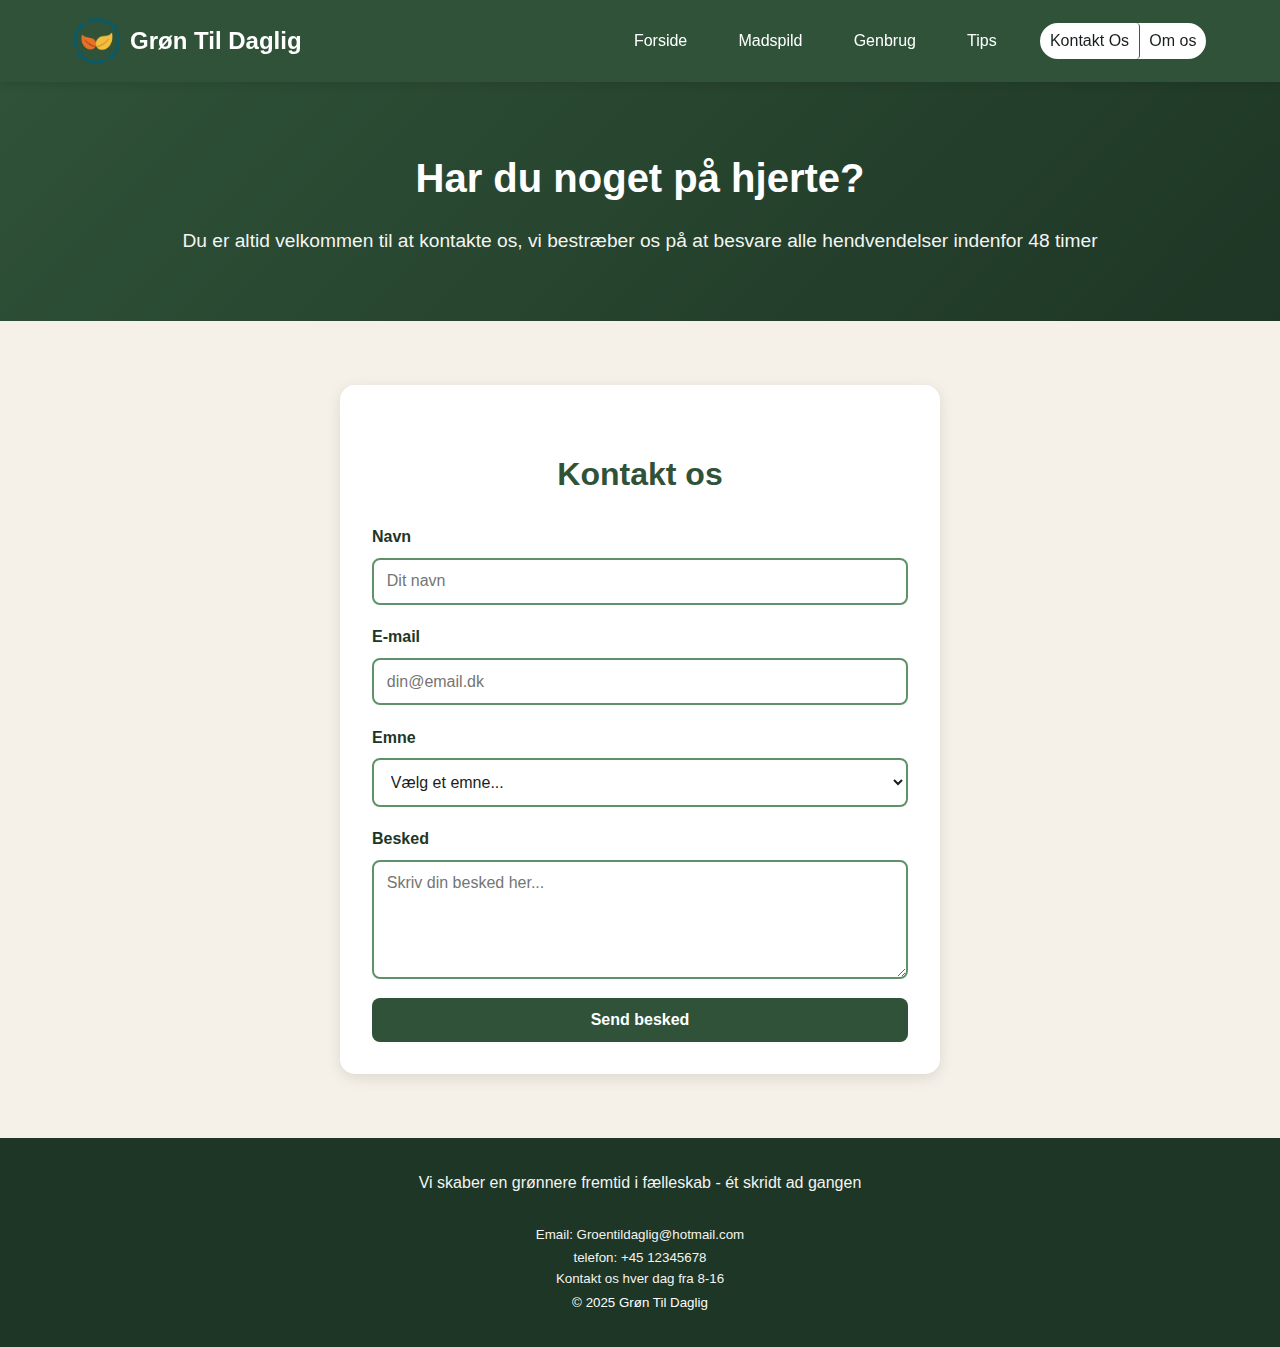
<file: Kontakt.html>
<!DOCTYPE html>
<html lang="da">
<head>
    <meta charset="UTF-8">
    <meta name="viewport" content="width=device-width, initial-scale=1.0">
    <meta name="description" content="Grøn Til Daglig - Din guide til en mere bæredygtig hverdag med tips om madspild, genbrug og grønne vaner">
    <title>Grøn Til Daglig - Små skridt, stor forskel</title>
    <link rel="stylesheet" href="css/style.css">
</head>
<body>
    <!-- Skip-link for tilgængelighed -->
    <a href="#main-content" class="skip-link">Spring til hovedindhold</a>
    
    <header>
        <nav aria-label="Hovednavigation">
            <div class="logo">
                <img src="images/Groentildagliglogo.png" alt="Grøn Til Daglig logo">
                <span>Grøn Til Daglig</span>
            </div>
            <ul class="nav-links">
                <li><a href="index.html">Forside</a></li>
                <li><a href="index.html#madspild">Madspild</a></li>
                <li><a href="index.html#genbrug">Genbrug</a></li>
                <li><a href="index.html#tips">Tips</a></li>

                <!-- Her samles Kontakt Os og Om Os -->
                <li class="nav-buttons">
                    <a href="kontakt.html" class="nav-btn">Kontakt Os</a>
                    <a href="omos.html" class="nav-btn">Om os</a>
                </li>
            </ul>
        </nav>
    </header>

    <main id="main-content">
        <section class="hero" aria-labelledby="hero-heading">
            <h1 id="hero-heading">Har du noget på hjerte?</h1>
            <p>Du er altid velkommen til at kontakte os, vi bestræber os på at besvare alle hendvendelser indenfor 48 timer
            </p>
        </section>
        
        <section class="contact-section">
            <h2>Kontakt os</h2>
            <!-- Formular uden <form> element - tilgængelig men ikke funktionel -->
            <div class="contact-form" role="form" aria-label="Kontaktformular">
                <div class="form-group">
                    <label for="name">Navn</label>
                    <input type="text" id="name" name="name" placeholder="Dit navn" required aria-required="true">
                </div>

                <div class="form-group">
                    <label for="email">E-mail</label>
                    <input type="email" id="email" name="email" placeholder="din@email.dk" required aria-required="true">
                </div>

                <div class="form-group">
                    <label for="emne">Emne</label>
                    <select name="emne" id="emne" required aria-required="true">
                        <option value="" disabled selected>Vælg et emne...</option>
                        <option value="Generel forespørgsel">Generel forespørgsel</option>
                        <option value="Spørgsmål om vores koncept">Spørgsmål om Stop Madspild</option>
                        <option value="Farveblindhed / Tilgængelighed">Farveblindhed / Tilgængelighed</option>
                        <option value="Samarbejde / Partnerskab">Samarbejde / Partnerskab</option>
                        <option value="Pressehenvendelse">Pressehenvendelse</option>
                        <option value="Feedback / Forslag">Feedback / Forslag</option>
                        <option value="Andet">Andet (skriv i beskeden)</option>
                    </select>
                </div>
                
                <div class="form-group">
                    <label for="message">Besked</label>
                    <textarea id="message" name="message" rows="5" placeholder="Skriv din besked her..." required aria-required="true"></textarea>
                </div>

                <button type="button" class="btn-submit" onclick="alert('Tak for din besked! Dette er en demo-formular.')">Send besked</button>
            </div>
        </section>
    </main>

    <footer role="contentinfo">
        <p>Vi skaber en grønnere fremtid i fælleskab - ét skridt ad gangen</p>
        <br>
        <p><small> <p>Email: Groentildaglig@hotmail.com</p>
            <p>telefon: +45 12345678 </p>
           <p>Kontakt os hver dag fra 8-16</p>
        </p>© 2025 Grøn Til Daglig</small></p>
    </footer>
</body>
</html>
</file>
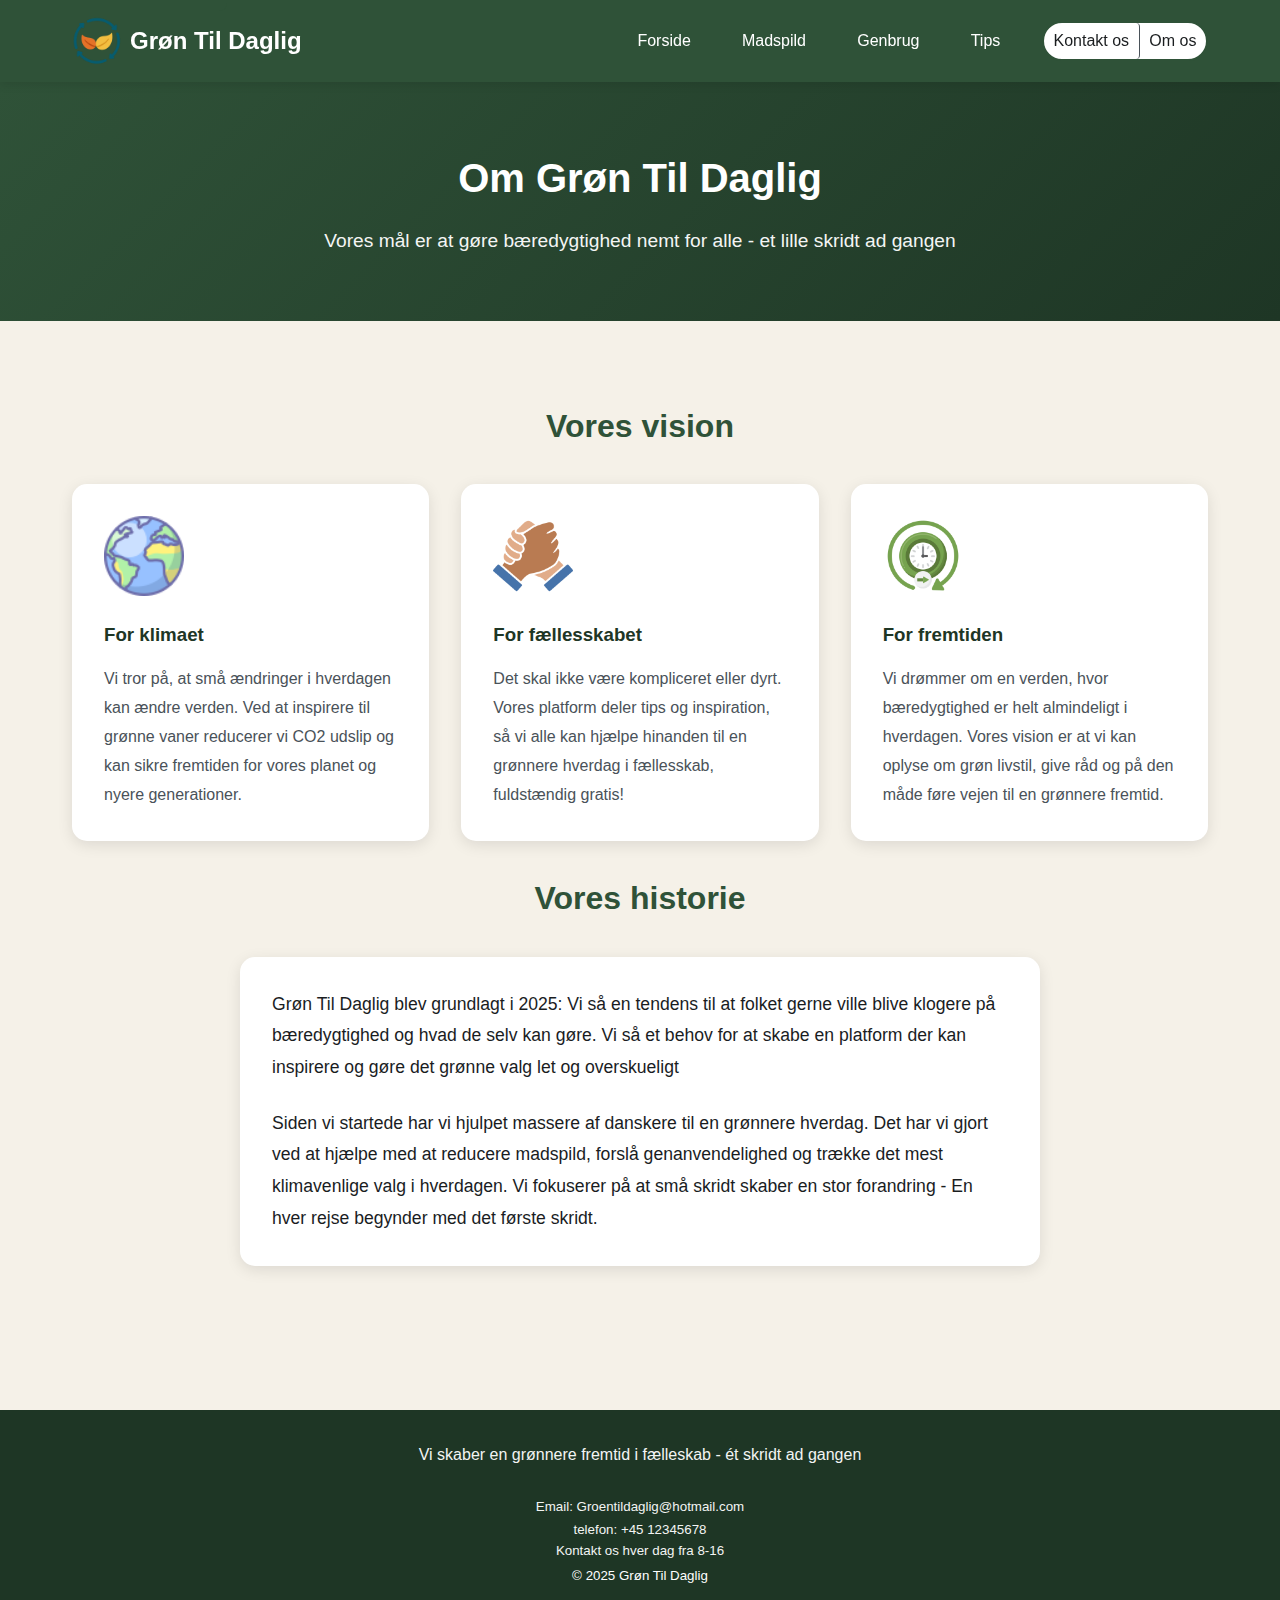
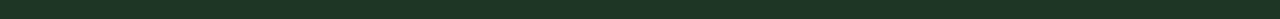
<file: omos.html>
<!DOCTYPE html>
<html lang="da">
<head>
    <meta charset="UTF-8">
    <meta name="viewport" content="width=device-width, initial-scale=1.0">
    <meta name="description" content="Grøn Til Daglig - Din guide til en mere bæredygtig hverdag med tips om madspild, genbrug og grønne vaner">
    <title>Grøn Til Daglig - Små skridt, stor forskel</title>
    <link rel="stylesheet" href="css/style.css">
</head>
<body>
    <!-- Skip-link for tilgængelighed -->
    <a href="#main-content" class="skip-link">Spring til hovedindhold</a>
    
    <header>
        <nav aria-label="Hovednavigation">
            <div class="logo">
                <img src="images/Groentildagliglogo.png" class="logo-image">
                <span>Grøn Til Daglig</span>
            </div>
            <ul class="nav-links">
                <li class="navlink"><a href="index.html">Forside</a></li>
                <li class="navlink"><a href="#madspild">Madspild</a></li>
                <li class="navlink"><a href="#genbrug">Genbrug</a></li>
                <li class="navlink"><a href="#tips">Tips</a></li>
                <!-- Her samles Kontakt Os og Om Os -->
               <div class="nav-buttons">
        <a href="kontakt.html" class="nav-btn">Kontakt os</a>
        <a href="omos.html" class="nav-btn">Om os</a>
    </div>
            </ul>
        </nav>
    </header>

    <main id="main-content">
        <section class="hero" aria-labelledby="hero-heading">
            <h1 id="hero-heading">Om Grøn Til Daglig</h1>
            <p>Vores mål er at gøre bæredygtighed nemt for alle - et lille skridt ad gangen</p>
        </section>

        <div class="container">
            <section id="madspild" aria-labelledby="madspild-heading">
                <h2 id="madspild-heading">Vores vision</h2>
                <div class="cards-grid">
                    <article class="card">
                        <img src="images/jord.jpg" alt="Jordenicon" class="card-image">
                        <h3>For klimaet</h3>
                        <p>Vi tror på, at små ændringer i hverdagen kan ændre verden. Ved at inspirere til grønne vaner reducerer vi CO2 udslip og kan sikre fremtiden for vores planet og nyere generationer.</p>
                    </article>
                    <article class="card">
                        <img src="images/unity.jpg" alt="sammenholdsicon" class="card-image">
                        <h3>For fællesskabet</h3>
                        <p>Det skal ikke være kompliceret eller dyrt. Vores platform deler tips og inspiration, så vi alle kan hjælpe hinanden til en grønnere hverdag i fællesskab, fuldstændig gratis!  </p>
                    </article>
                    <article class="card">
                        <img src="images/fremtid.jpg" alt="Fremtidslogo" class="card-image">
                        <h3>For fremtiden</h3>
                        <p>Vi drømmer om en verden, hvor bæredygtighed er helt almindeligt i hverdagen. Vores vision er at vi kan oplyse om grøn livstil, give råd og på den måde føre vejen til en grønnere fremtid.</p>
                    </article>
                </div>
            </section>

            <section aria-labelledby="story-heading">
                <h2 id="story-heading">Vores historie</h2>
                <div class="about-story">
                    <p>Grøn Til Daglig blev grundlagt i 2025: Vi så en tendens til at folket gerne ville blive klogere på bæredygtighed og hvad de selv kan gøre. Vi så et behov for at skabe en platform der kan inspirere og gøre det grønne valg let og overskueligt</p>
                    <p>Siden vi startede har vi hjulpet massere af danskere til en grønnere hverdag. Det har vi gjort ved at hjælpe med at reducere madspild, forslå genanvendelighed og trække det mest klimavenlige valg i hverdagen. 
                        Vi fokuserer på at små skridt skaber en stor forandring - En hver rejse begynder med det første skridt.
                    </p>
                </div>
            </section>

            
        </div>
    </main>

   <footer role="contentinfo">
        <p>Vi skaber en grønnere fremtid i fælleskab - ét skridt ad gangen</p>
        <br>
        <p><small> <p>Email: Groentildaglig@hotmail.com</p>
            <p>telefon: +45 12345678 </p>
           <p>Kontakt os hver dag fra 8-16</p>
        </p>© 2025 Grøn Til Daglig</small></p>
    </footer>
</body>
</html>
</file>
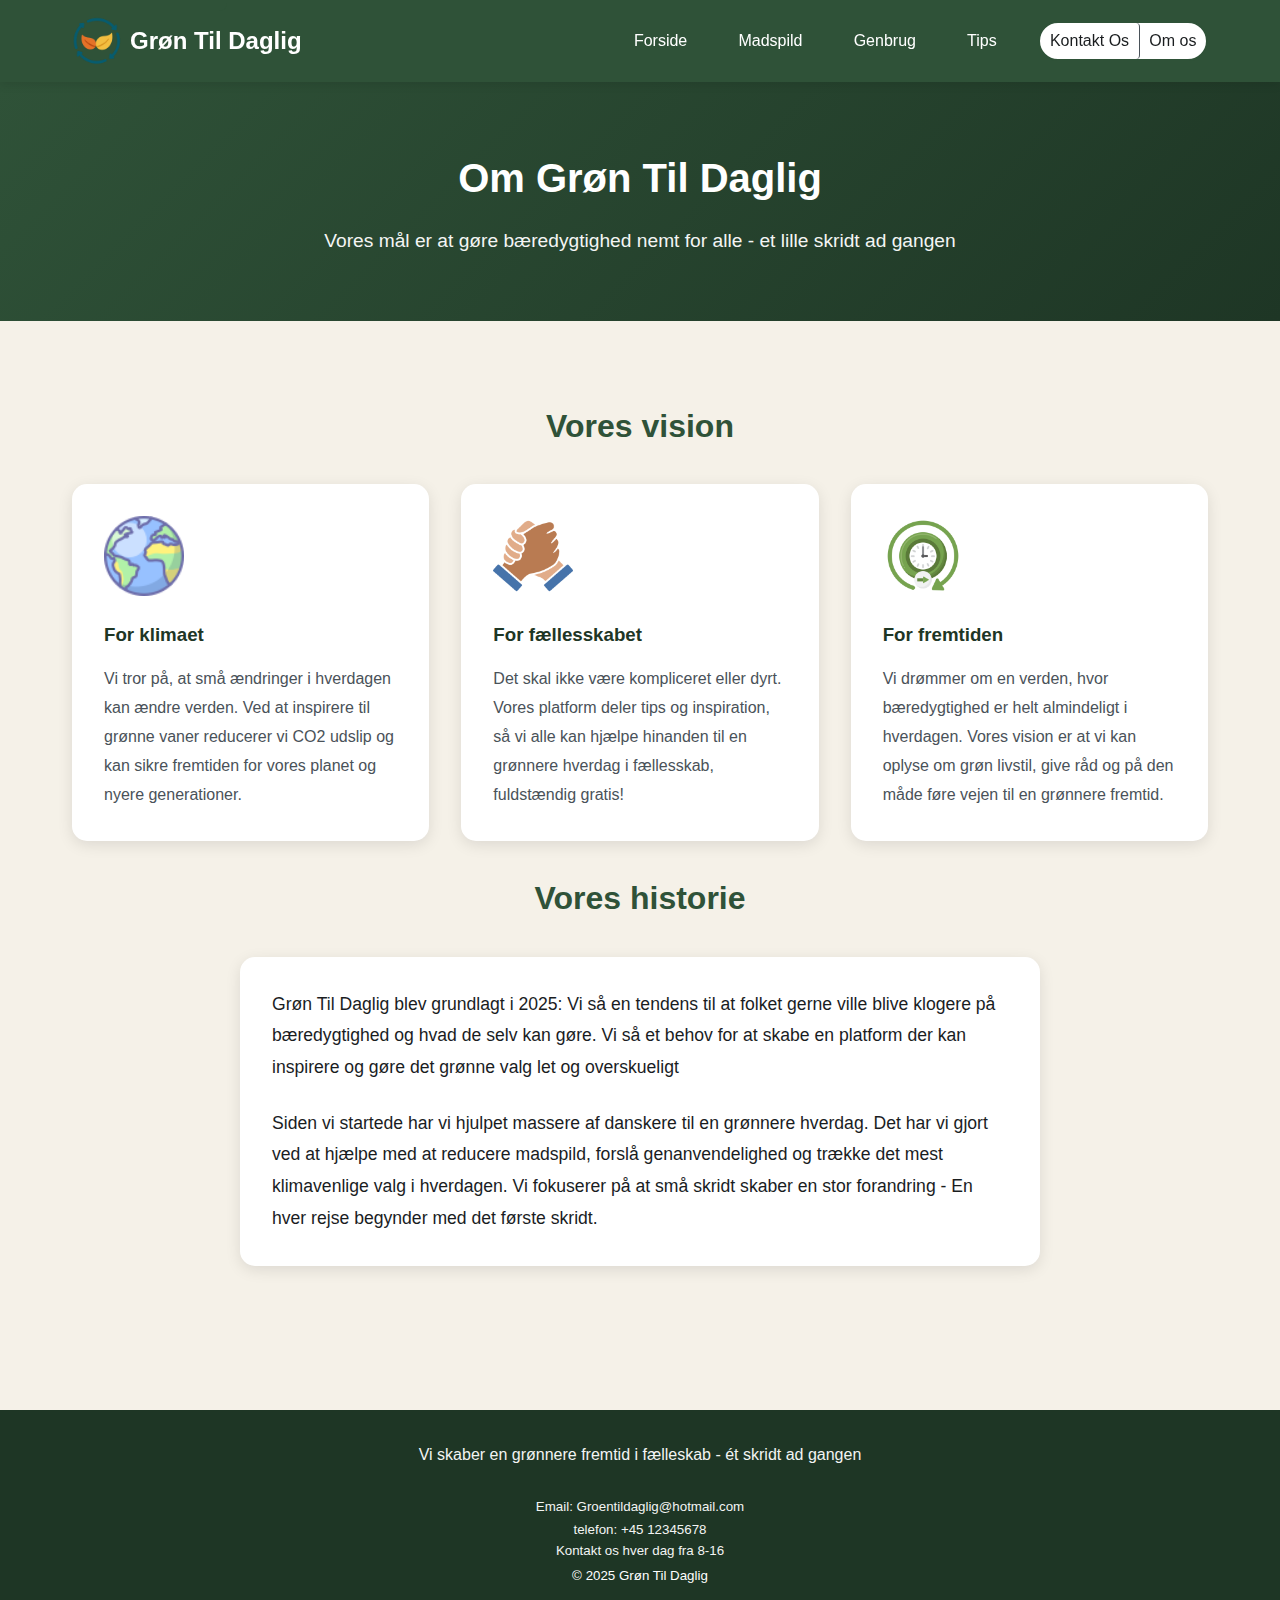
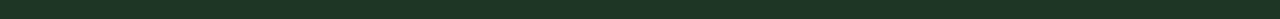
<file: Omos.html>
<!DOCTYPE html>
<html lang="da">
<head>
    <meta charset="UTF-8">
    <meta name="viewport" content="width=device-width, initial-scale=1.0">
    <meta name="description" content="Om Grøn Til Daglig - Lær mere om vores mission og vision for en mere bæredygtig fremtid">
    <title>Om Os - Grøn Til Daglig</title>
    <link rel="stylesheet" href="css/style.css">
</head>
<body>
    <!-- Skip-link for tilgængelighed -->
    <a href="#main-content" class="skip-link">Spring til hovedindhold</a>
    
    <header>
        <nav aria-label="Hovednavigation">
            <div class="logo">
                <img src="images/Groentildagliglogo.png" alt="Grøn Til Daglig logo">
                <span>Grøn Til Daglig</span>
            </div>
            <ul class="nav-links">
                <li class="navlink"><a href="index.html">Forside</a></li>
                <li class="navlink"><a href="index.html#madspild">Madspild</a></li>
                <li class="navlink"><a href="index.html#genbrug">Genbrug</a></li>
                <li class="navlink"><a href="index.html#tips">Tips</a></li>
                <!-- Her samles Kontakt Os og Om Os -->
                <li class="nav-buttons">
                    <a href="kontakt.html" class="nav-btn">Kontakt Os</a>
                    <a href="omos.html" class="nav-btn">Om os</a>
                </li>
            </ul>
        </nav>
    </header>

    <main id="main-content">
        <section class="hero" aria-labelledby="hero-heading">
            <h1 id="hero-heading">Om Grøn Til Daglig</h1>
            <p>Vores mål er at gøre bæredygtighed nemt for alle - et lille skridt ad gangen</p>
        </section>

        <div class="container">
            <section id="madspild" aria-labelledby="madspild-heading">
                <h2 id="madspild-heading">Vores vision</h2>
                <div class="cards-grid">
                    <article class="card">
                        <img src="images/jord.jpg" alt="Jordenicon" class="card-image">
                        <h3>For klimaet</h3>
                        <p>Vi tror på, at små ændringer i hverdagen kan ændre verden. Ved at inspirere til grønne vaner reducerer vi CO2 udslip og kan sikre fremtiden for vores planet og nyere generationer.</p>
                    </article>
                    <article class="card">
                        <img src="images/unity.jpg" alt="sammenholdsicon" class="card-image">
                        <h3>For fællesskabet</h3>
                        <p>Det skal ikke være kompliceret eller dyrt. Vores platform deler tips og inspiration, så vi alle kan hjælpe hinanden til en grønnere hverdag i fællesskab, fuldstændig gratis!  </p>
                    </article>
                    <article class="card">
                        <img src="images/fremtid.jpg" alt="Fremtidslogo" class="card-image">
                        <h3>For fremtiden</h3>
                        <p>Vi drømmer om en verden, hvor bæredygtighed er helt almindeligt i hverdagen. Vores vision er at vi kan oplyse om grøn livstil, give råd og på den måde føre vejen til en grønnere fremtid.</p>
                    </article>
                </div>
            </section>

            <section aria-labelledby="story-heading">
                <h2 id="story-heading">Vores historie</h2>
                <div class="about-story">
                    <p>Grøn Til Daglig blev grundlagt i 2025: Vi så en tendens til at folket gerne ville blive klogere på bæredygtighed og hvad de selv kan gøre. Vi så et behov for at skabe en platform der kan inspirere og gøre det grønne valg let og overskueligt</p>
                    <p>Siden vi startede har vi hjulpet massere af danskere til en grønnere hverdag. Det har vi gjort ved at hjælpe med at reducere madspild, forslå genanvendelighed og trække det mest klimavenlige valg i hverdagen. 
                        Vi fokuserer på at små skridt skaber en stor forandring - En hver rejse begynder med det første skridt.
                    </p>
                </div>
            </section>

            
        </div>
    </main>

   <footer role="contentinfo">
        <p>Vi skaber en grønnere fremtid i fælleskab - ét skridt ad gangen</p>
        <br>
        <p><small> <p>Email: Groentildaglig@hotmail.com</p>
            <p>telefon: +45 12345678 </p>
           <p>Kontakt os hver dag fra 8-16</p>
        </p>© 2025 Grøn Til Daglig</small></p>
    </footer>
</body>
</html>
</file>
<file: css/style.css>
/* ===========================
   RESET & BOX-SIZING
   Fjerner standard margins/padding fra alle elementer
   =========================== */
* {
    margin: 0;
    padding: 0;
    box-sizing: border-box;
}

/* ===========================
   FARVEVARIABLER - WCAG AAA KONTRAST
   Definerer alle farver som bruges på siden
   OPDATERET: Farver optimeret for WCAG AAA tilgængelighed
   =========================== */
:root {
    /* WCAG AAA kontrast (7:1 for normal tekst) */
    --primary-green: #2F5238;       
    --light-green: #5F9268;         
    --dark-green: #1E3625;          
    --beige: #E8DCC4;
    --light-beige: #F5F1E8;
    --white: #FFFFFF;
    --text-dark: #1A1D1F;           
    --text-light: #4A5259;
   
    /* Fokus farve for tilgængelighed */
    --focus-color: #2F5238;
    --focus-outline-width: 3px;
}

/* ===========================
   BODY - GRUNDLÆGGENDE STYLING
   Sætter standard skrifttype, tekstfarve og baggrund
   =========================== */
body {
    font-family: 'Segoe UI', Tahoma, Geneva, Verdana, sans-serif;
    line-height: 1.6;
    color: var(--text-dark);
    background: var(--light-beige);
    transition: background 0.3s ease, color 0.3s ease;
}

/* ===========================
   SKIP LINK - WCAG TILGÆNGELIGHED
   Vises kun ved tastatur-fokus
   =========================== */
.skip-link {
    position: absolute;
    top: -40px;
    left: 0;
    background: var(--primary-green);
    color: var(--white);
    padding: 0.8rem 1.5rem;
    text-decoration: none;
    font-weight: bold;
    z-index: 1001;
    border-radius: 0 0 8px 0;
    transition: top 0.3s ease;
}

.skip-link:focus {
    top: 0;
    outline: var(--focus-outline-width) solid var(--dark-green);
    outline-offset: 2px;
}

/* FOKUS-INDIKATORER - WCAG 
   Synlige markeringer for tastaturnavigation
   */

/* Generel fokus-styling */
*:focus {
    outline: var(--focus-outline-width) solid var(--focus-color);
    outline-offset: 2px;
}

/* Links */
a:focus {
    outline: var(--focus-outline-width) solid var(--focus-color);
    outline-offset: 2px;
    background-color: rgba(47, 82, 56, 0.1);
}

/* Knapper */
button:focus,
.nav-btn:focus,
.btn-submit:focus {
    outline: var(--focus-outline-width) solid var(--dark-green);
    outline-offset: 2px;
    box-shadow: 0 0 0 4px rgba(47, 82, 56, 0.2);
}

/* Form elementer */
input:focus,
textarea:focus,
select:focus {
    outline: var(--focus-outline-width) solid var(--focus-color);
    outline-offset: 1px;
    border-color: var(--focus-color) !important;
    box-shadow: 0 0 0 3px rgba(47, 82, 56, 0.15);
}

/* Moderne :focus-visible support */
/* Kun skjul fokus ved mus-klik, BEHOLD ved tastatur */
*:focus:not(:focus-visible) {
    outline: none;
}

/* Sikrer fokus ved tastatur navigation */
*:focus-visible {
    outline: var(--focus-outline-width) solid var(--focus-color) !important;
    outline-offset: 2px;
}

/* Specifik fokus for navigation links */
.nav-links a:focus-visible {
    outline: var(--focus-outline-width) solid var(--white) !important;
    outline-offset: 2px;
    background-color: rgba(255, 255, 255, 0.2);
}

/* ===========================
   HEADER & NAVIGATION
   Fast grøn navigation bar øverst på siden
   =========================== */
header {
    background: var(--primary-green);
    color: var(--white);
    padding: 1rem 0;
    position: sticky;
    top: 0;
    z-index: 100;
    box-shadow: 0 2px 10px rgba(0,0,0,0.1);
}


.heltebillede {
    width: 100%;
    max-width: 1000px;
    height: auto;
    display: block;
    margin: 0 auto;
}

/* Navigation container */
nav {
    max-width: 1200px;
    margin: 0 auto;
    padding: 0 2rem;
    display: flex;
    justify-content: space-between;
    align-items: center;
    flex-wrap: wrap;
}

/* Logo styling i navigation */
.logo {
    font-size: 1.5rem;
    font-weight: bold;
    display: flex;
    align-items: center;
    gap: 0.5rem;
}
.logo img {
    height: 50px;
    width: auto;
}

/* Navigation links liste */
.nav-links {
    display: flex;
    gap: 2rem;
    list-style: none;
    align-items: center;
}

/* Navigation links styling */
.nav-links a {
    color: var(--white);
    text-decoration: none;
    transition: opacity 0.3s, background-color 0.3s;
    padding: 0.3rem 0.6rem;
    border-radius: 4px;
}

.nav-links a:hover {
    opacity: 0.8;
    background-color: rgba(255, 255, 255, 0.1);
}

/* Specifik styling kun til knapperne i .nav-buttons */
.nav-links .nav-btn {
    color: var(--text-dark);
}

.nav-links .nav-btn:hover {
    color: var(--primary-green); 
    opacity: 1; 
    background-color: rgba(47, 82, 56, 0.05);
}

/* Container med border rundt om begge knapper */
.nav-buttons {
  display: inline-flex; 
  align-items: center;
  gap: 0;
  background-color: var(--white);
  border-radius: 200px;
  border: 2px solid var(--primary-green);
  overflow: hidden;
  padding: 0;
  width: auto; 
  max-width: fit-content; 
}

/* Styling for begge knapper */
.nav-btn {
  color: var(--text-dark);
  text-decoration: none;
  font-weight: 500;
  padding: 10px 20px; 
  transition: 0.3s ease;
  white-space: nowrap; 
}

/*  Fokus for tastatur på kontakt Os og Om os knapper */
.nav-btn:focus,
.nav-btn:focus-visible {
  outline: 4px solid var(--dark-green);  
  outline-offset: 3px;
  background-color:var(--light-beige);      
  color: var(--dark-green);
  transform: scale(1.05);
  box-shadow: 0 0 0 6px rgba(47, 82, 56, 0.2) 
}

/* Hover effekt */
.nav-btn:hover {
  opacity: 0.8;
}

/* Venstre knap får en skillelinje til højre */
.nav-btn:first-child {
  border-right: 1px solid var(--text-light); 
}

/* Hover effekt */
.nav-btn:hover {
  opacity: 0.8;
}

/* SMOOTH SCROLLING til Nav-links
   */
html {
    scroll-behavior: smooth;
}

/* Scroll margin */
#madspild,
#genbrug, 
#tips {
    scroll-margin-top: 100px;
}

/* ===========================HERO SEKTION=========================== */
.hero {
    background: linear-gradient(135deg, var(--primary-green), var(--dark-green));
    color: var(--white);
    padding: 4rem 2rem;
    text-align: center;
}

.hero h1 {
    font-size: 2.5rem;
    margin-bottom: 1rem;
    animation: fadeInDown 1s;
}

.hero p {
    font-size: 1.2rem;
    opacity: 0.95;
    animation: fadeInUp 1s;
}

/* Centrerer hovedindholdet på siden */
.container {
    max-width: 1200px;
    margin: 0 auto;
    padding: 3rem 2rem;
}

/* Sektion overskrifter */
section h2 {
    color: var(--primary-green);
    font-size: 2rem;
    margin-bottom: 2rem;
    margin-top: 2rem;
    text-align: center;
}

/*  Responsivt grid layout til kort */
.cards-grid {
    display: grid;
    grid-template-columns: repeat(auto-fit, minmax(300px, 1fr));
    gap: 2rem;
    margin-top: 2rem;
    margin-bottom: 2rem;
}

/* Individuelle kort med hvid baggrund og skygge */
.card {
    background: var(--white);
    border-radius: 15px;
    padding: 2rem;
    box-shadow: 0 4px 15px rgba(0,0,0,0.1);
    transition: transform 0.3s, box-shadow 0.3s;
}



/* Ikoner i kortene */
.card img {
  width: 80px;
  height: 80px;
  object-fit: contain; 
  margin-bottom: 1rem;
}

.card h3 {
    color: var(--dark-green);
    margin-bottom: 1rem;
}

.card p {
    color: var(--text-light);
    line-height: 1.8;
}

/*  Cirkelformede tip-bokse i grid */
.tips-list {
    display: grid;
    grid-template-columns: repeat(3,1fr);
    gap: 2rem;
    margin-top: 2rem;
    justify-items:center;
}

/* Individuelle cirkulære tip-bokse */
.tip-item {
    background: var(--white);
    border: 4px solid var(--primary-green);
    padding: 2rem;
    border-radius: 50%; /* Perfekt cirkel */
    display: flex;
    flex-direction: column;
    align-items: center;
    justify-content: center;
    gap: 1rem;
    transition: transform 0.3s, box-shadow 0.3s;
    width: 300px; /* Fast bredde */
    height: 300px; /* Fast højde - samme som bredde */
    text-align: center;
}


/* Nummererede badges i cirkler */
.tip-number {
    background: var(--primary-green);
    color: var(--white);
    width: 40px;
    height: 40px;
    border-radius: 50%;
    display: flex;
    align-items: center;
    justify-content: center;
    font-weight: bold;
    flex-shrink: 0;
}

.tip-item h3 {
    color: var(--dark-green);
    margin-bottom: 0.5rem;
    font-size: 1.1rem;
}

.tip-item p {
    color: var(--text-light);
    font-size: 0.95rem;
}

/* Grøn boks med statistikker/tal */
.impact-section {
    background: var(--primary-green);
    color: var(--white);
    padding: 3rem 2rem;
    border-radius: 15px;
    text-align: center;
    margin-top: 2rem;
}

.impact-section h2 {
    color: var(--white);
}

/* Grid til impact-tal */
.impact-grid {
    display: grid;
    grid-template-columns: repeat(auto-fit, minmax(200px, 1fr));
    gap: 2rem;
    margin-top: 2rem;
}

.impact-item {
    padding: 1rem;
}

/* Store tal */
.impact-number {
    font-size: 3rem;
    font-weight: bold;
    margin-bottom: 0.5rem;
}

/* Label under tallene */
.impact-label {
    font-size: 1.1rem;
    opacity: 0.95;
}

/* KONTAKTFORMULAR Hvid boks med formular til kontakt */
.contact-section {
  max-width: 600px;
  margin: 4rem auto;
  background: var(--white);
  padding: 2rem;
  border-radius: 15px;
  box-shadow: 0 4px 15px rgba(0, 0, 0, 0.1);
}

.contact-section h2 {
  text-align: center;
  color: var(--primary-green);
  margin-bottom: 1.5rem;
}

/* Formular layout */
.contact-form {
  display: flex;
  flex-direction: column;
  gap: 1.2rem;
}

/* Formular grupper (label + input) */
.form-group {
  display: flex;
  flex-direction: column;
}

.form-group label {
  margin-bottom: 0.5rem;
  font-weight: 600;
  color: var(--dark-green);
}

/* Input felter og textarea */
.form-group input,
.form-group textarea {
  padding: 0.8rem;
  border: 2px solid var(--light-green);
  border-radius: 8px;
  font-size: 1rem;
  font-family: inherit;
  transition: border-color 0.3s, box-shadow 0.3s;
}

/* Focus state for input felter - håndteres af global fokus-styling */

/* Submit knap */
.btn-submit {
  background: var(--primary-green);
  color: var(--white);
  font-size: 1rem;
  font-weight: bold;
  border: none;
  padding: 0.8rem;
  border-radius: 8px;
  cursor: pointer;
  transition: background 0.3s, transform 0.2s;
}

.btn-submit:hover {
  background: var(--light-green);
  transform: scale(1.02);
}

/* Dropdown select felter */
.form-group select {
  padding: 0.8rem;
  border: 2px solid var(--light-green);
  border-radius: 8px;
  font-size: 1rem;
  font-family: inherit;
  background-color: var(--white);
  color: var(--text-dark);
  transition: border-color 0.3s, box-shadow 0.3s;
}


footer {
    background: var(--dark-green);
    color: var(--white);
    text-align: center;
    padding: 2rem;
    margin-top: 4rem;
}

footer p {
    opacity: 0.95;
}

/* ===========================
   ANIMATIONER
   Fade-in effekter til hero sektion
   =========================== */
@keyframes fadeInDown {
    from {
        opacity: 0;
        transform: translateY(-20px);
    }
    to {
        opacity: 1;
        transform: translateY(0);
    }
}

@keyframes fadeInUp {
    from {
        opacity: 0;
        transform: translateY(20px);
    }
    to {
        opacity: 1;
        transform: translateY(0);
    }
}


/* Standard mobil (< 768px) */
@media (max-width: 768px)and (min-width: 391px)
{
    .hero h1 {
        font-size: 2rem;
    }

    nav {
        flex-direction: column;
        align-items: center;
        gap: 1rem;
    }

    .nav-links {
        display: flex;
        flex-direction: row;
        flex-wrap: wrap;
        justify-content: center;
        align-items: center;
        gap: 1rem;
        width: 100%;
    }

    /* De tre navlinks på første linje */
    .navlink {
        flex-shrink: 0;
    }

    /* nav-buttons fylder hele bredden = hopper ned på ny linje */
    .nav-buttons {
        display: flex;
        gap: 0.5rem;
        justify-content: center;
        flex-basis: 100%; 
        width: 100%;
        border: var(--white);
    }

    .nav-btn {
        padding: 0.5rem 1.5rem;
        white-space: nowrap;
    }

    section h2 {
        font-size: 1.5rem;
    }

    .cards-grid {
        grid-template-columns: 1fr;
    }
    
    .tips-list {
        grid-template-columns: repeat(2, 1fr);
        gap: 1.5rem;
    }
    
    .tip-item {
        width: 240px;
        height: 240px;
        padding: 1.75rem;
    }
    
    /* Centrerer cirkel nummer 9*/
    .tip-item:nth-child(9) {
        grid-column: 1 / -1; 
        justify-self: center;
    }
    
    .tip-number {
        width: 35px;
        height: 35px;
        font-size: 0.95rem;
    }
    
    .tip-content h3 {
        font-size: 1rem;
    }
    
    .tip-content p {
        font-size: 0.85rem;
    }

    .impact-grid {
        display: grid;
        grid-template-columns: 1fr 1fr;
        gap: 20px;
        max-width: 600px;
        margin: 0 auto;
    }
    
    .impact-item:nth-child(3) {
        grid-column: 1 / -1; /* Strækker sig over begge kolonner */
        max-width: 300px; /* Begrænser bredden */
        margin: 0 auto; /* Centrerer den */
    }
}

/* Standard mobil (< 768px) */
@media (max-width:390px)
{
    .hero h1 {
        font-size: 2rem;
    }

    nav {
        flex-direction: column;
        align-items: center;
        gap: 1rem;
    }

    .nav-links {
        display: flex;
        flex-direction: row;
        flex-wrap: wrap;
        justify-content: center;
        align-items: center;
        gap: 1rem;
        width: 100%;
    }

    /* De tre navlinks på første linje */
    .navlink {
        flex-shrink: 0;
    }

    /* nav-buttons fylder hele bredden = hopper ned på ny linje */
    .nav-buttons {
        display: flex;
        gap: 0.5rem;
        justify-content: center;
        flex-basis: 100%; 
        width: 100%;
        border: var(--white);
    }

    .nav-btn {
        padding: 0.5rem 1.5rem;
        white-space: nowrap;
    }

    section h2 {
        font-size: 1.5rem;
    }

    .cards-grid {
        grid-template-columns: 1fr;
    }
    
    .tips-list {
        display: grid;
        grid-template-columns: 1fr;
        gap: 20px;
        max-width: 600px;
        margin: 0 auto;
    }
    
    .tip-item {
        width: 240px;
        height: 240px;
        padding: 1.75rem;
    }
    
    /* Centrerer cirkel nummer 9*/
    .tip-item:nth-child(9) {
        grid-row: auto;
        justify-self: center;
    }
    
    .tip-number {
        width: 35px;
        height: 35px;
        font-size: 0.95rem;
    }
    
    .tip-content h3 {
        font-size: 1rem;
    }
    
    .tip-content p {
        font-size: 0.85rem;
    }

    .impact-grid {
        display: grid;
        grid-template-columns: 1fr;
        gap: 20px;
        max-width: 600px;
        margin: 0 auto;
    }
}

/* OM OS SEKTION Story/fortælling boks med tekst */
.about-story {
    max-width: 800px;
    margin: 2rem auto;
    background: var(--white);
    padding: 2rem;
    border-radius: 15px;
    box-shadow: 0 4px 15px rgba(0,0,0,0.1);
}

.about-story p {
    margin-bottom: 1.5rem;
    line-height: 1.8;
    color: var(--text-dark);
    font-size: 1.1rem;
}

.about-story p:last-child {
    margin-bottom: 0;
}
</file>
